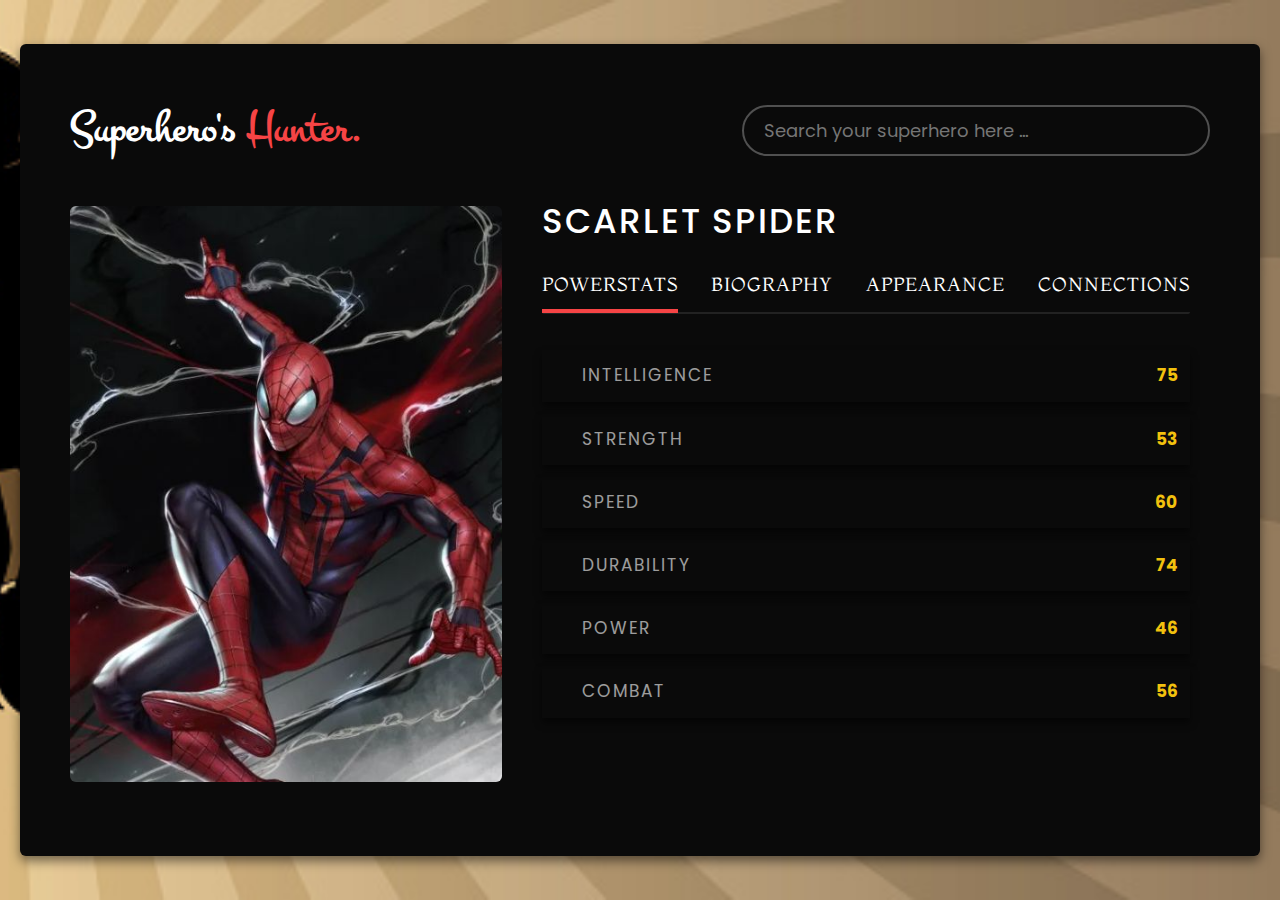
<file: index.html>
<!DOCTYPE html>
<html lang="en">
<head>
    <meta charset="UTF-8">
    <meta http-equiv="X-UA-Compatible" content="IE=edge">
    <meta name="viewport" content="width=device-width, initial-scale=1.0">
    <title>Find Your SuperHero</title>
    <link rel = "stylesheet" href = "main.css">
    <link rel="stylesheet" href="https://cdnjs.cloudflare.com/ajax/libs/font-awesome/6.1.1/css/all.min.css" integrity="sha512-KfkfwYDsLkIlwQp6LFnl8zNdLGxu9YAA1QvwINks4PhcElQSvqcyVLLD9aMhXd13uQjoXtEKNosOWaZqXgel0g==" crossorigin="anonymous" referrerpolicy="no-referrer" />
</head>
<body>
    
    <div class = "main-wrapper">
        <div class = "app">
            <!-- app header -->
            <div class = "app-header">
                <h2 class = "app-header-title">Superhero's<span> Hunter.</span></h2>
                <form class = "app-header-search">
                    <input type = "text" class = "form-control" placeholder="Search your superhero here ..." name = "search">
                    <button type = "submit" class = "search-btn">
                        <i class = "fas fa-search"></i>
                    </button>
                    <div class = "search-list" id = "search-list">
                        <!-- <div class = "search-list-item">
                            <img src = "images/Scarlet Spider.jpg" alt = "">
                            <p>Scarlet Spider</p>
                        </div> -->
                    </div>
                </form>
            </div>
            <!-- end of app header -->

            <div class = "app-body">
                <div class = "app-body-content">
                    <!-- app body thumbnail -->
                    <div class = "app-body-content-thumbnail">
                        <img src = "images/Scarlet Spider.jpg">
                    </div>
                    <!-- end of app body thumbnail -->
                    
                    <div class = "app-body-content-list">
                        <div class = "name">Scarlet Spider</div>

                        <!-- tabs head -->
                        <div class = "app-body-tabs-head">
                            <button type = "button" class = "tab-head-single" data-id = "1">
                                <span>powerstats</span>
                            </button>
                            <button type = "button" class = "tab-head-single" data-id = "2">
                                <span>biography</span>
                            </button>
                            <button type = "button" class = "tab-head-single" data-id = "3">
                                <span>appearance</span>
                            </button>
                            <button type = "button" class = "tab-head-single" data-id = "4">
                                <span>connections</span>
                            </button>
                        </div>
                        <!-- end of tabs head -->

                        <!-- tabs body -->
                        <div class = "app-body-tabs-body">
                            <!-- powerstats tab -->
                            <ul class = "tab-body-single powerstats">
                                <li>
                                    <div>
                                        <i class = "fa-solid fa-shield-halved"></i>
                                        <span>intelligence</span>
                                    </div>
                                    <span>75</span>
                                </li>
                                <li>
                                    <div>
                                        <i class = "fa-solid fa-shield-halved"></i>
                                        <span>strength</span>
                                    </div>
                                    <span>53</span>
                                </li>
                                <li>
                                    <div>
                                        <i class = "fa-solid fa-shield-halved"></i>
                                        <span>speed</span>
                                    </div>
                                    <span>60</span>
                                </li>
                                <li>
                                    <div>
                                        <i class = "fa-solid fa-shield-halved"></i>
                                        <span>durability</span>
                                    </div>
                                    <span>74</span>
                                </li>
                                <li>
                                    <div>
                                        <i class = "fa-solid fa-shield-halved"></i>
                                        <span>power</span>
                                    </div>
                                    <span>46</span>
                                </li>
                                <li>
                                    <div>
                                        <i class = "fa-solid fa-shield-halved"></i>
                                        <span>combat</span>
                                    </div>
                                    <span>56</span>
                                </li>
                            </ul>
                            <!-- end of powerstats tab -->

                            <!-- biography tab -->
                            <ul class = "tab-body-single biography">
                                <li>
                                    <span>full name</span>
                                    <span> Benjamin Reilly</span>
                                </li>
                                <li>
                                    <span>alert-egos</span>
                                    <span>Spider-Carnage.</span>
                                </li>
                                <li>
                                    <span>aliases</span>
                                    <span>Spider-Clone,Spider-Man</span>
                                </li>
                                <li>
                                    <span>place-of-birth</span>
                                    <span> Place Of Birth Unknown</span>
                                </li>
                                <li>
                                    <span>first-apperance</span>
                                    <span>Amazing Spider-Man # 149 (As Spider-Clone); Web Of Spider-Man # 117 (As Ben Reilly)</span>
                                </li>
                                <li>
                                    <span>publisher</span>
                                    <span> Spider-Carnage</span>
                                </li>
                            </ul>
                            <!-- end of biography tab -->

                            <!-- appearance -->
                            <ul class = "tab-body-single appearance">
                                <li>
                                    <span>
                                        <i class = "fas fa-star"></i> gender
                                    </span>
                                    <span>Male</span>
                                </li>
                                <li>
                                    <span>
                                        <i class = "fas fa-star"></i> race
                                    </span>
                                    <span>human</span>
                                </li>
                                <li>
                                    <span>
                                        <i class = "fas fa-star"></i> height
                                    </span>
                                    <span>5' 10''</span>
                                </li>
                                <li>
                                    <span>
                                        <i class = "fas fa-star"></i> weight
                                    </span>
                                    <span>165 lb</span>
                                </li>
                                <li>
                                    <span>
                                        <i class = "fas fa-star"></i> eye-color
                                    </span>
                                    <span>blue</span>
                                </li>
                                <li>
                                    <span>
                                        <i class = "fas fa-star"></i> hair-color
                                    </span>
                                    <span>blond</span>
                                </li>
                            </ul>
                            <!-- end of appearance -->

                            <!-- connections -->
                            <ul class = "tab-body-single connections">
                                <li>
                                    <span>group--affiliation</span>
                                    <span>None; formerly New Warriors</span>
                                </li>
                                <li>
                                    <span>relatives</span>
                                    <span>Peter Parker (clone of), May Parker (Aunt), Ben Parker (Uncle)</span>
                                </li>
                            </ul>
                            <!-- end of connections -->
                        </div>
                        <!-- end of tabs body -->
                    </div>
                </div>
            </div>
        </div>
    </div>
    

    <script src = "app.js"></script>
</body>
</html>
</file>
<file: main.css>
@import url('https://fonts.googleapis.com/css2?family=Poppins:ital,wght@0,200;0,300;0,400;0,500;0,600;0,700;0,800;0,900;1,200;1,400;1,500;1,600;1,700;1,800&display=swap');
@import url('https://fonts.googleapis.com/css2?family=Cinzel:wght@400;500;600;700;800;900&display=swap');
@import url('https://fonts.googleapis.com/css2?family=Cinzel:wght@400;500;600;700;800;900&family=Cookie&display=swap');
@import url('https://fonts.googleapis.com/css2?family=Cinzel:wght@400;500;600;700;800;900&family=Cookie&family=Montez&display=swap');
@import url('https://fonts.googleapis.com/css2?family=Cinzel:wght@400;500;600;700;800;900&family=Cookie&family=Montaga&family=Montez&display=swap');


:root{
    --poppins-font: 'Poppins', sans-serif;
    --dark-color: #0a0a0a;
    --red-color: #f64445;
    --light-color: #fff;
    --grey-color: #505050;
    --yellow-color: #f2c10e;
}
*{
    padding: 0;
    margin: 0;
    -webkit-box-sizing: border-box;
            box-sizing: border-box;
}
html{
    font-size: 10px;
}
body{
    font-size: 1.7rem;
    min-height: 100vh;
    background: var(--red-color);
    background-image: url(images//istockphoto-10.jpg);
    background-position: right;
    background-repeat: no-repeat;
    background-size: cover;
    
    /* background: -o-linear-gradient(281deg, #f64445 0%, #611cac 100%); */
    /* background: linear-gradient(169deg, #f64445 0%, #611cac 100%); */
    line-height: 1.6;
    font-family: var(--poppins-font);
    display: -webkit-box;
    display: -ms-flexbox;
    display: flex;
    -webkit-box-align: center;
        -ms-flex-align: center;
            align-items: center;
    -webkit-box-pack: stretch;
        -ms-flex-pack: stretch;
            justify-content: stretch;
}
button, input{
    font-family: inherit;
    font-size: 1.8rem;
    outline: 0;
    border: none;
    background-color: transparent;
}
li{
    list-style-type: none;
}
img{
    width: 100%;
    display: block;
}
.main-wrapper{
    max-width: 1280px;
    width: 100%;
    margin: 0 auto;
}
.app{
    background-color: var(--dark-color);
    margin: 2rem;
    padding: 5rem;
    border-radius: 6px;
    color: #fff;
    -webkit-box-shadow: 0px 5px 11px 0px rgba(0, 0, 0, 0.5);
            box-shadow: 0px 5px 11px 0px rgba(0, 0, 0, 0.5);
}
.app-header{
    display: -webkit-box;
    display: -ms-flexbox;
    display: flex;
    font-family: 'Montez', cursive;
    font-size: 3rem;
    -webkit-box-align: center;
        -ms-flex-align: center;
            align-items: center;
    -webkit-box-pack: justify;
        -ms-flex-pack: justify;
            justify-content: space-between;
}
.app-header-title span{
    color: var(--red-color);
}
.app-header-search{
    border: 2px solid var(--grey-color);
    font-family: 'Poppins', sans-serif;
    font-size: 1.5rem;
    border-radius: 3rem;
    padding: 1rem 2rem;
    position: relative;
}
.app-header-search .form-control{
    min-width: 420px;
    color: #fff;
}
.app-header-search .search-btn{
    color: var(--grey-color);
    font-size: 2.3rem;
    cursor: pointer;
}

/* search list */
.search-list{
    z-index: 10;
    position: absolute;
    top: calc(100% + 1rem);
    left: 0;
    background-color: var(--light-color);
    width: 100%;
    max-height: 400px;
    overflow-y: scroll;
}
.search-list::-webkit-scrollbar{
    width: 7px;
}
.search-list::-webkit-scrollbar-track{
    -webkit-box-shadow: inset 0 0 6px rgba(0, 0, 0, 0.3);
            box-shadow: inset 0 0 6px rgba(0, 0, 0, 0.3);
}
.search-list::-webkit-scrollbar-thumb{
    background-color: var(--red-color);
    border-radius: 5px;
}
.search-list-item{
    display: -webkit-box;
    display: -ms-flexbox;
    display: flex;
    -webkit-box-align: center;
        -ms-flex-align: center;
            align-items: center;
    background-color: var(--dark-color);
    padding: 0.4rem 0;
}
.search-list-item img{
    width: 50px;
    margin-right: 2rem;
}
.search-list-item p{
    font-weight: 700;
    cursor: pointer;
}

/* app body */
.app-body{
    margin-top: 4rem;
    height: 600px;
    overflow-y: scroll;
}
.app-body::-webkit-scrollbar{
    width: 7px;
}
.app-body::-webkit-scrollbar-track{
    -webkit-box-shadow: inset 0 0 6px rgba(0, 0, 0, 0.3);
            box-shadow: inset 0 0 6px rgba(0, 0, 0, 0.3);
}
.app-body::-webkit-scrollbar-thumb{
    background-color: var(--red-color);
    border-radius: 5px;
}

/* app body tabs heads */
.app-body-tabs-head{
    display: -webkit-box;
    display: -ms-flexbox;
    display: flex;
    font-family: 'Montaga', serif;
    -webkit-box-align: center;
        -ms-flex-align: center;
            align-items: center;
    -webkit-box-pack: justify;
        -ms-flex-pack: justify;
            justify-content: space-between;
    border-bottom: 2px solid rgba(255, 255, 255, 0.1);
    border-radius: 2px;
    padding-bottom: 1.6rem;
    margin: 2.4rem 0;
}
.tab-head-single{
    text-transform: uppercase;
    letter-spacing: 1px;
    position: relative;
    font-weight: 500;
    font-size: 1.9rem;
    color: #fff;
    cursor: pointer;
    -webkit-transition: all 300ms ease-in-out;
    -o-transition: all 300ms ease-in-out;
    transition: all 300ms ease-in-out;
}
.tab-head-single:hover{
    opacity: 0.9;
}
.tab-head-single.active-tab::after{
    content: "";
    position: absolute;
    left: 0;
    bottom: -1.7rem;
    width: 100%;
    height: 4px;
    background-color: var(--red-color);
}

/* app body content */
.app-body-content{
    display: grid;
    grid-template-columns: 2fr 3fr;
    -webkit-column-gap: 4rem;
       -moz-column-gap: 4rem;
            column-gap: 4rem;
    margin-right: 2rem;
}
.app-body-content-thumbnail{
    width: 100%;
    border-radius: 6px;
    overflow: hidden;
}
.app-body-content-list .name{
    text-transform: uppercase;
    letter-spacing: 2px;
    font-size: 3.4rem;
    font-weight: 500;
    margin-top: -1.2rem;
}
.app-body-tabs-body{
    margin-top: 3.6rem;
}

/* powerstats */
.powerstats{
    display: none;
}
.powerstats li{
    display: -webkit-box;
    display: -ms-flexbox;
    display: flex;
    -webkit-box-pack: justify;
        -ms-flex-pack: justify;
            justify-content: space-between;
    margin: 1.2rem auto;
    padding: 1.2rem;
    -webkit-box-shadow: 0 5px 7px 0 rgba(0, 0, 0, 0.5);
            box-shadow: 0 5px 7px 0 rgba(0, 0, 0, 0.5);
}
.powerstats li div i{
    color: var(--red-color);
}
.powerstats li div span{
    text-transform: uppercase;
    letter-spacing: 2px;
    border-radius: 7px;
    padding: 0 1.2rem;
    margin: 0 1.6rem;
    opacity: 0.6;
    font-size: 1.7rem;
}
.powerstats li > span{
    color: var(--yellow-color);
    font-weight: 700;
}
/* biography */
.biography{
    display: none;
}
.biography li{
    margin: 3.4rem 0;
}
.biography li span{
    text-transform: capitalize;
    font-weight: 600;
    font-size: 1.9rem;
}
.biography li span:first-child{
    font-weight: 600;
    color: var(--grey-color);
    margin-right: 1rem;
}
.biography li span:last-child{
    font-weight: 300;
}

/* appearance */
.appearance{
    display: none;
}
.appearance li{
    margin: 3.2rem 0;
    display: -webkit-box;
    display: -ms-flexbox;
    display: flex;
    -webkit-box-align: center;
        -ms-flex-align: center;
            align-items: center;
    -webkit-box-pack: justify;
        -ms-flex-pack: justify;
            justify-content: space-between;
}
.appearance li span:first-child i{
    color: var(--yellow-color);
    margin-right: 1.4rem;
}
.appearance li span:first-child{
    text-transform: capitalize;
    font-weight: 600;
    text-transform: uppercase;
    letter-spacing: 2px;
    margin-right: 4rem;
}
.appearance li span:last-child{
    font-weight: 600;
    text-transform: capitalize;
    background-color: var(--red-color);
    border-radius: 2rem;
    padding: 0 1rem;
    text-align: right;
}

/* connections */
.connections{
    display: none;
}
.connections li span:first-child{
    display: block;
    text-transform: uppercase;
    font-weight: 600;
    color: var(--grey-color);
    margin: 1.6rem 0 1.6rem 4rem;
    position: relative;
    font-weight: 700;
    font-size: 2rem;
    letter-spacing: 2px;
    margin-top: 3.6rem;
}
.connections li span:first-child::before{
    content: "";
    position: absolute;
    top: 50%;
    -webkit-transform: translateY(-50%);
        -ms-transform: translateY(-50%);
            transform: translateY(-50%);
    left: -40px;
    height: 3px;
    width: 30px;
    background-color: var(--yellow-color);
}
.connections li span:last-child{
    letter-spacing: 1px;
    line-height: 1.9;
}

@media screen and (max-width: 1200px){
    .app-body-content{
        grid-template-columns: 1fr 3fr;
        -webkit-box-align: center;
            -ms-flex-align: center;
                align-items: center;
    }
    .tab-head-single{
        margin: 1.5rem 0;
    }
}

@media screen and (max-width: 1000px){
    .app-body-content-list .name{
        text-align: center;
        margin-top: 1.8rem;
    }
    .app-body-content{
        grid-template-columns: 1fr;
        row-gap: 4rem;
        max-width: 680px;
        margin-right: auto;
        margin-left: auto;
    }
    .app-body-content-thumbnail{
        max-width: 400px;
        margin: 0 auto;
    }
}

@media screen and (max-width: 992px){
    .app-header{
        -webkit-box-orient: vertical;
        -webkit-box-direction: normal;
            -ms-flex-direction: column;
                flex-direction: column;
    }
    .app-header-search{
        margin-top: 2.8rem;
    }
}

@media screen and (max-width: 768px){
    .app-body-tabs-head{
        -webkit-box-orient: vertical;
        -webkit-box-direction: normal;
            -ms-flex-direction: column;
                flex-direction: column;
  
    .app-header-search{
        display: -webkit-box;
        display: -ms-flexbox;
        display: flex;
    }
    .app-header-search .form-control{
        min-width: auto;
        color: #fff;
    }
    .app-header-search .search-btn{
        padding-left: 2rem;
    }
    .app-body-tabs-body{
        margin-right: 3rem;
    }
}
}
/* @media screen and (max-width: 380px){
    .app-header-search{
        margin-top: 2.8rem;
    }
     .app-header-search .search-btn{
        padding-left: 2rem;
    }
    .app-body-tabs-body{
        margin-right: 3rem;
    }
} */
/* show-tab */
.show-tab{
    display: block;
}
</file>
